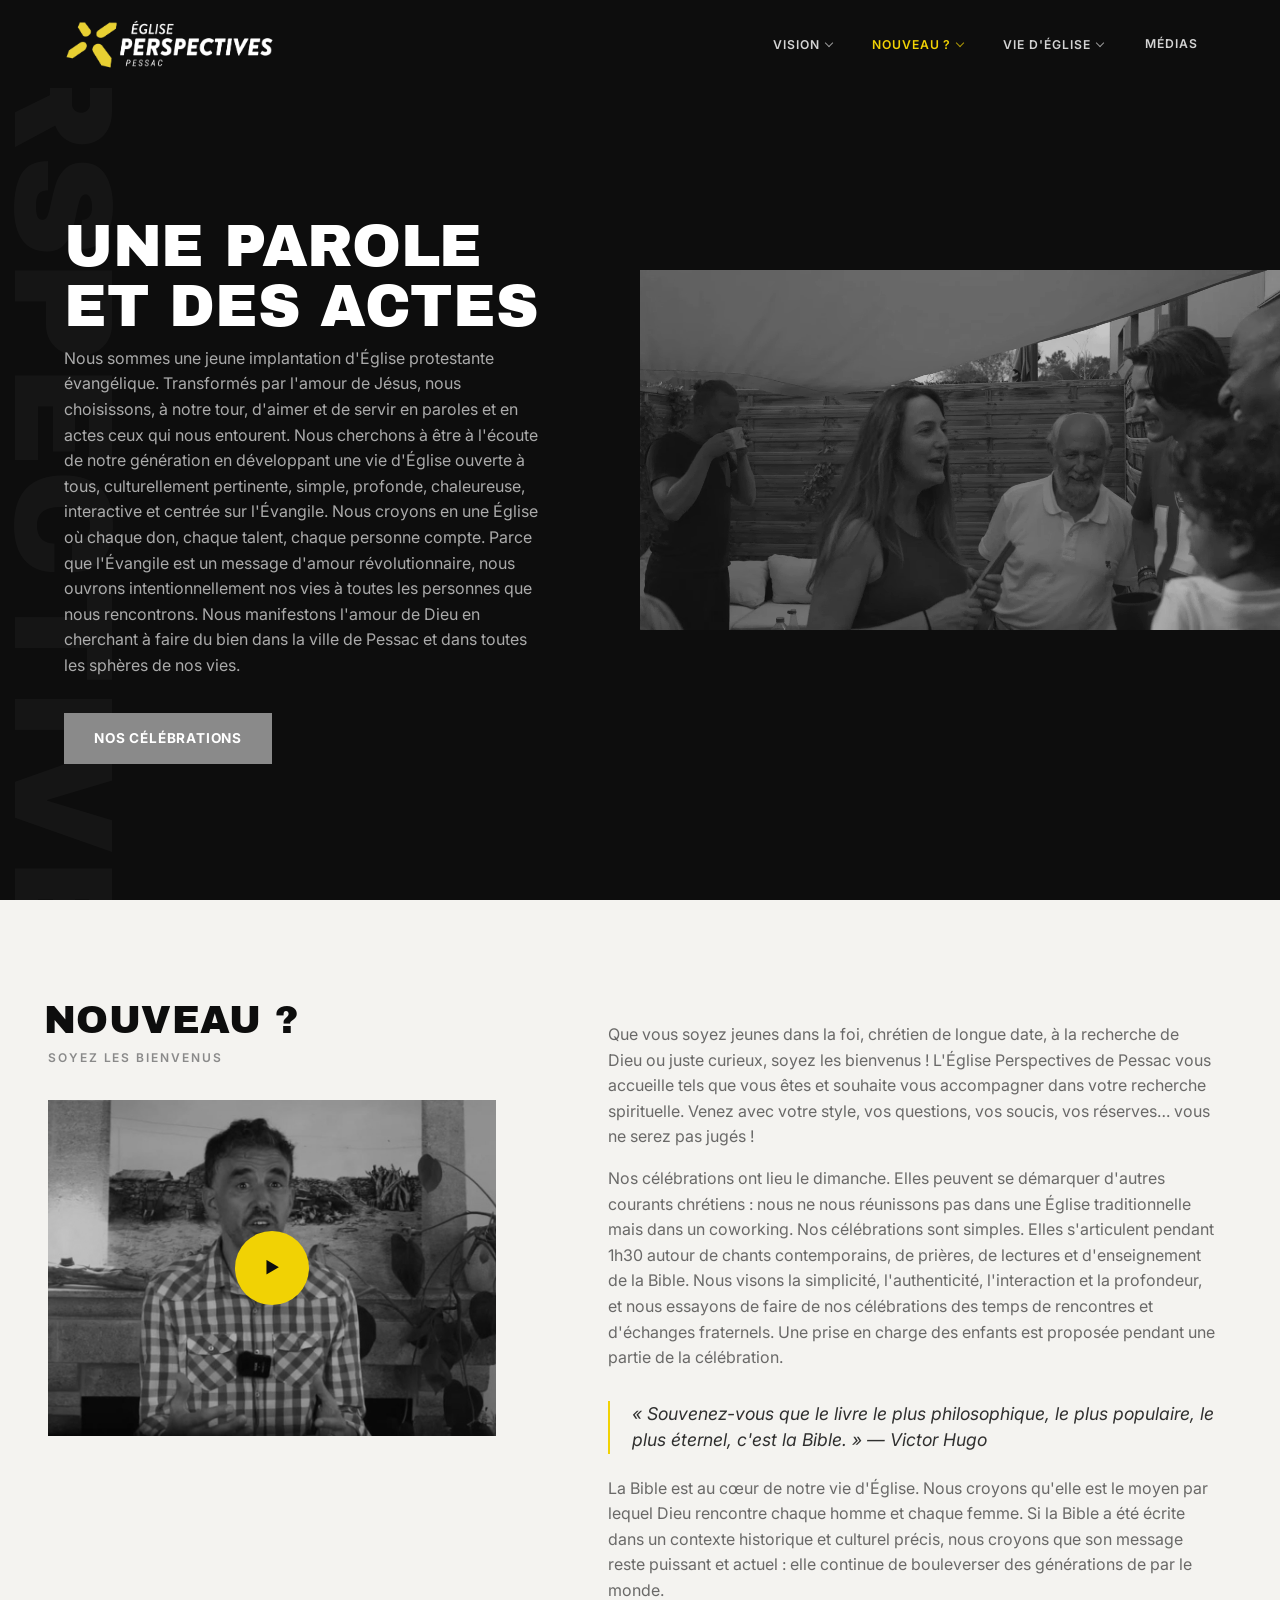
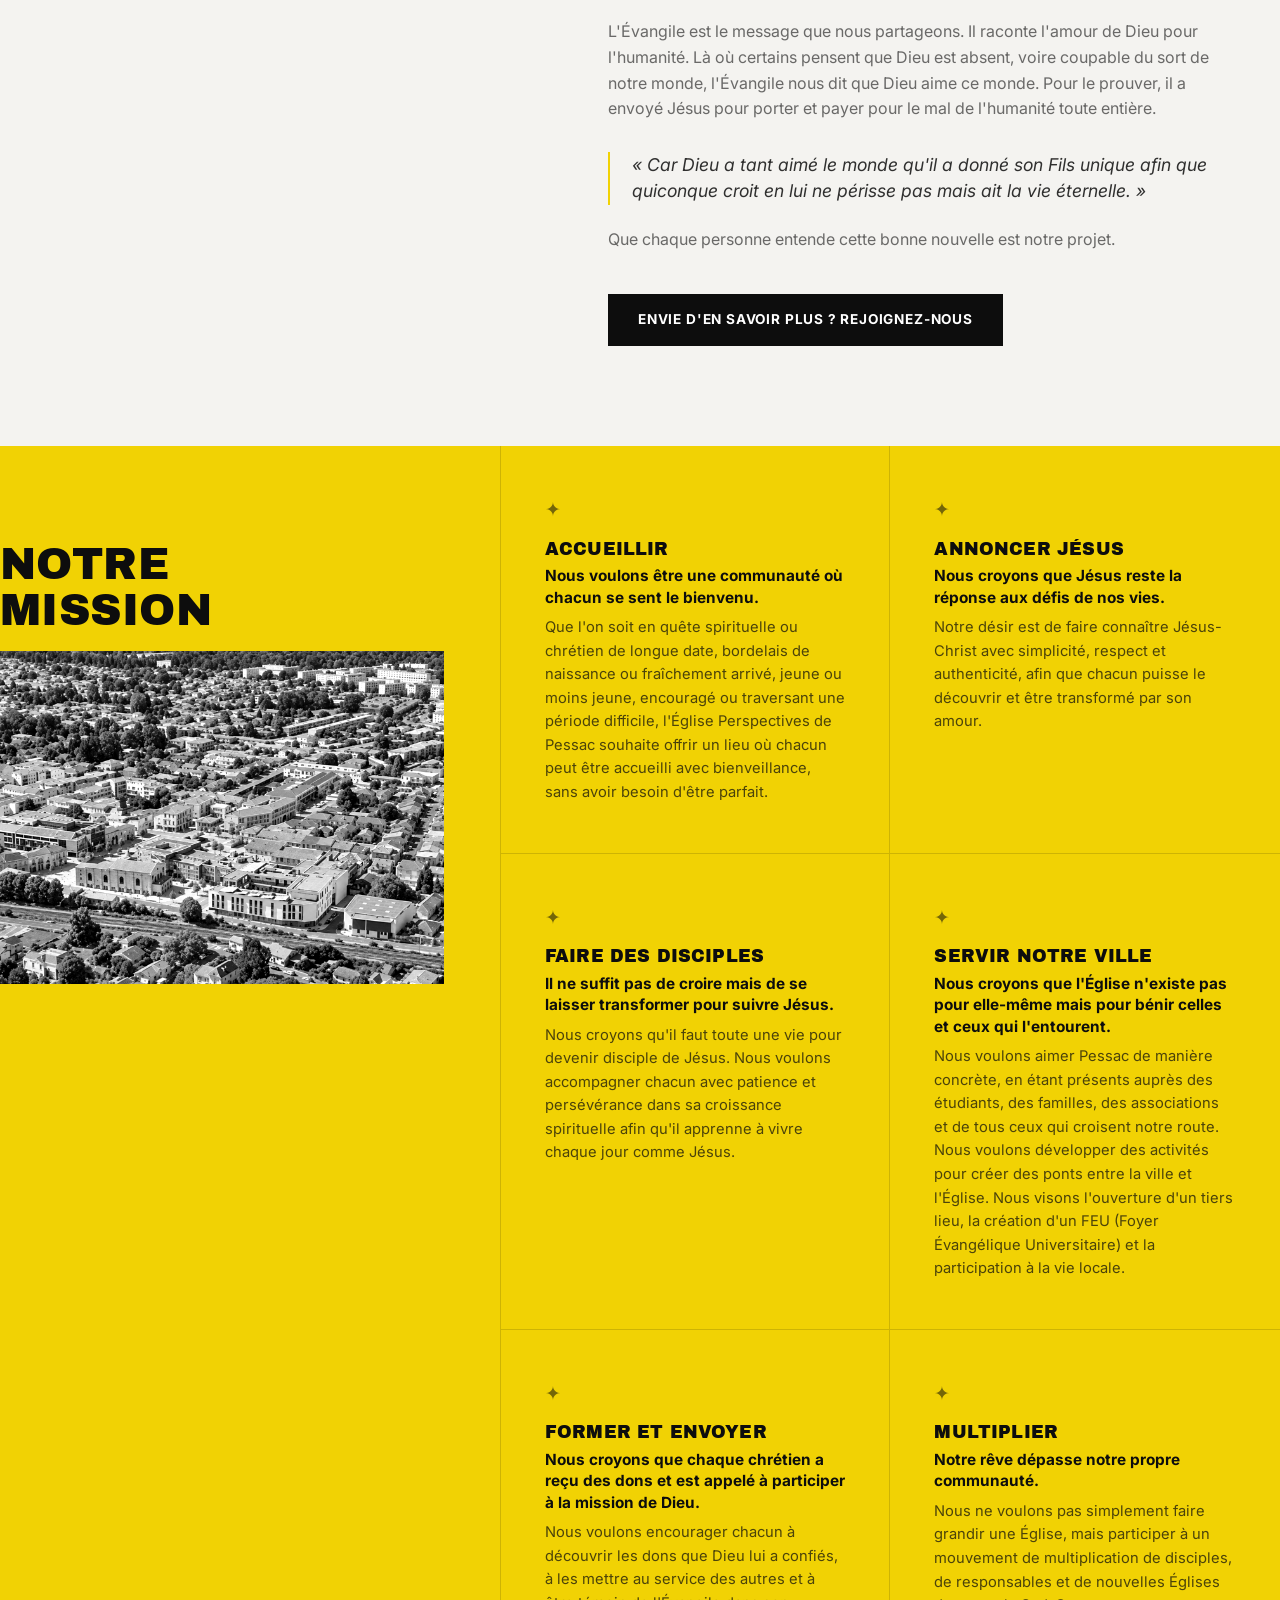
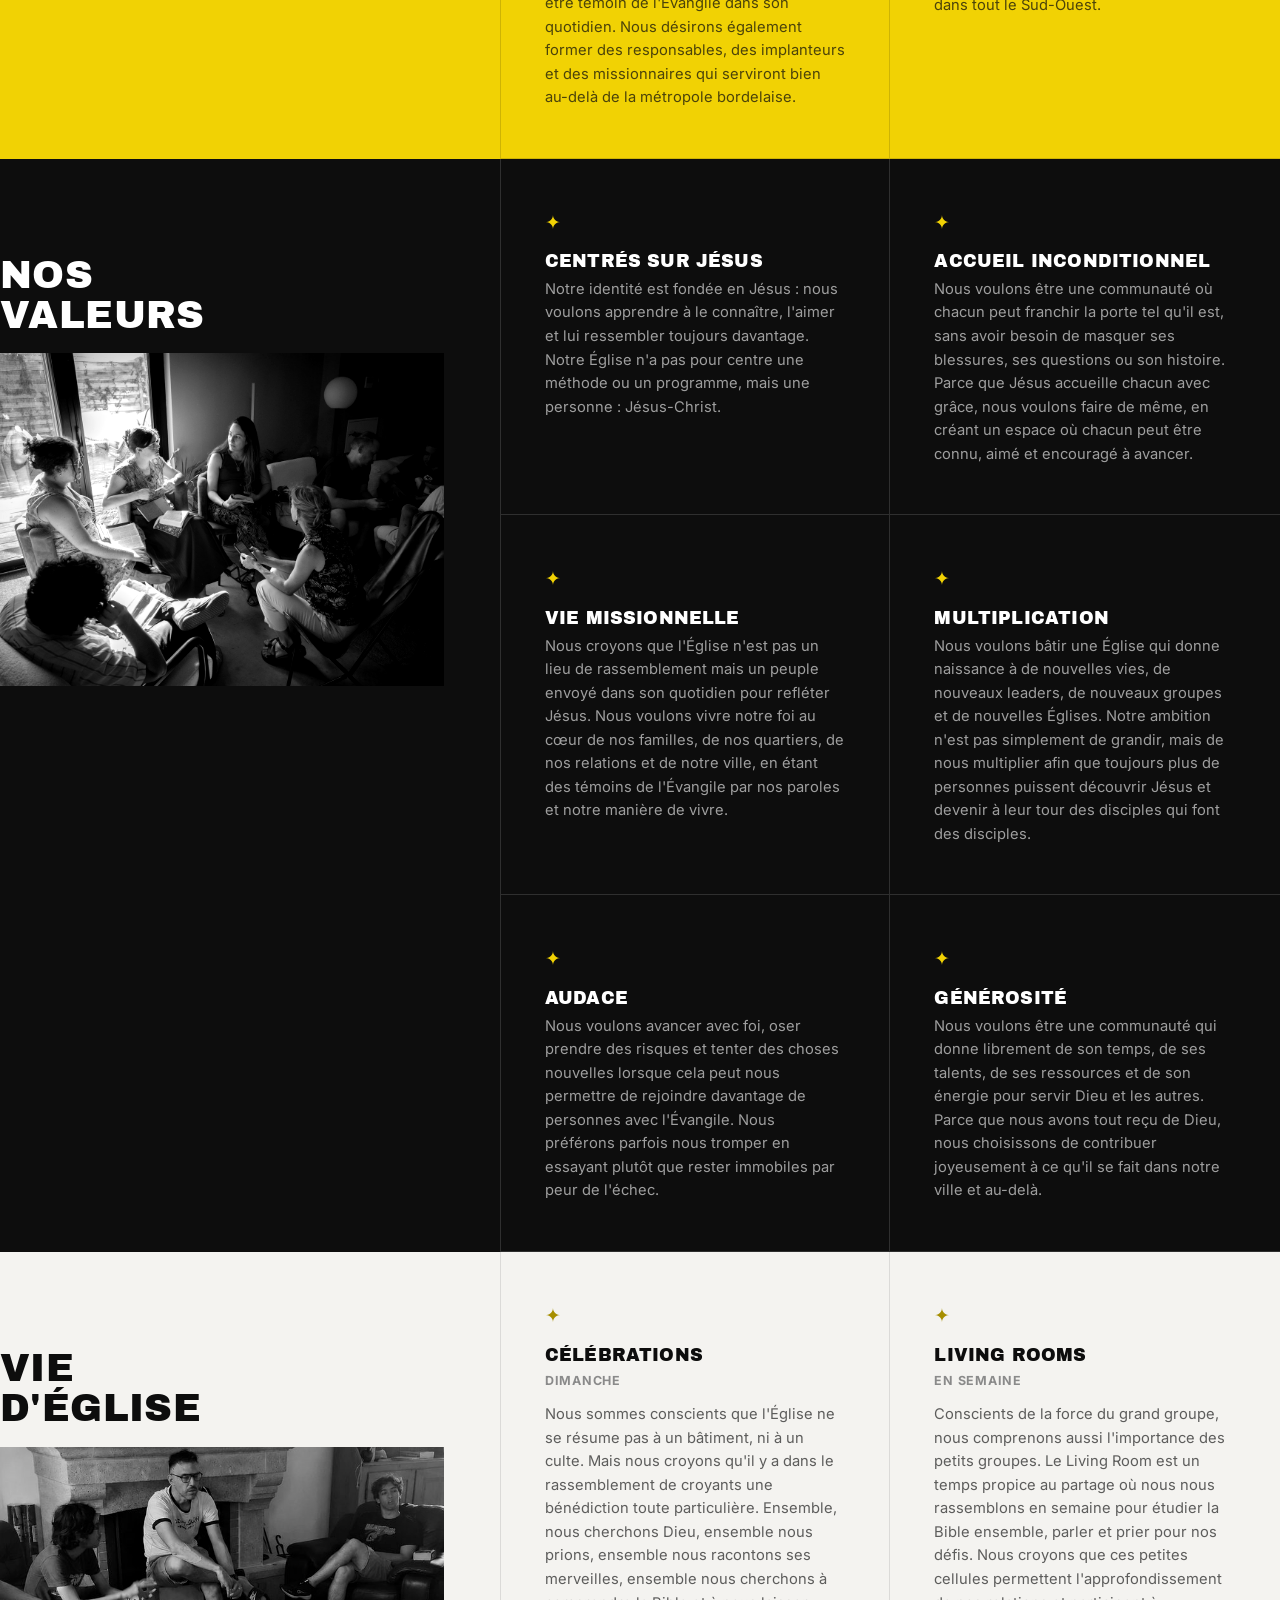
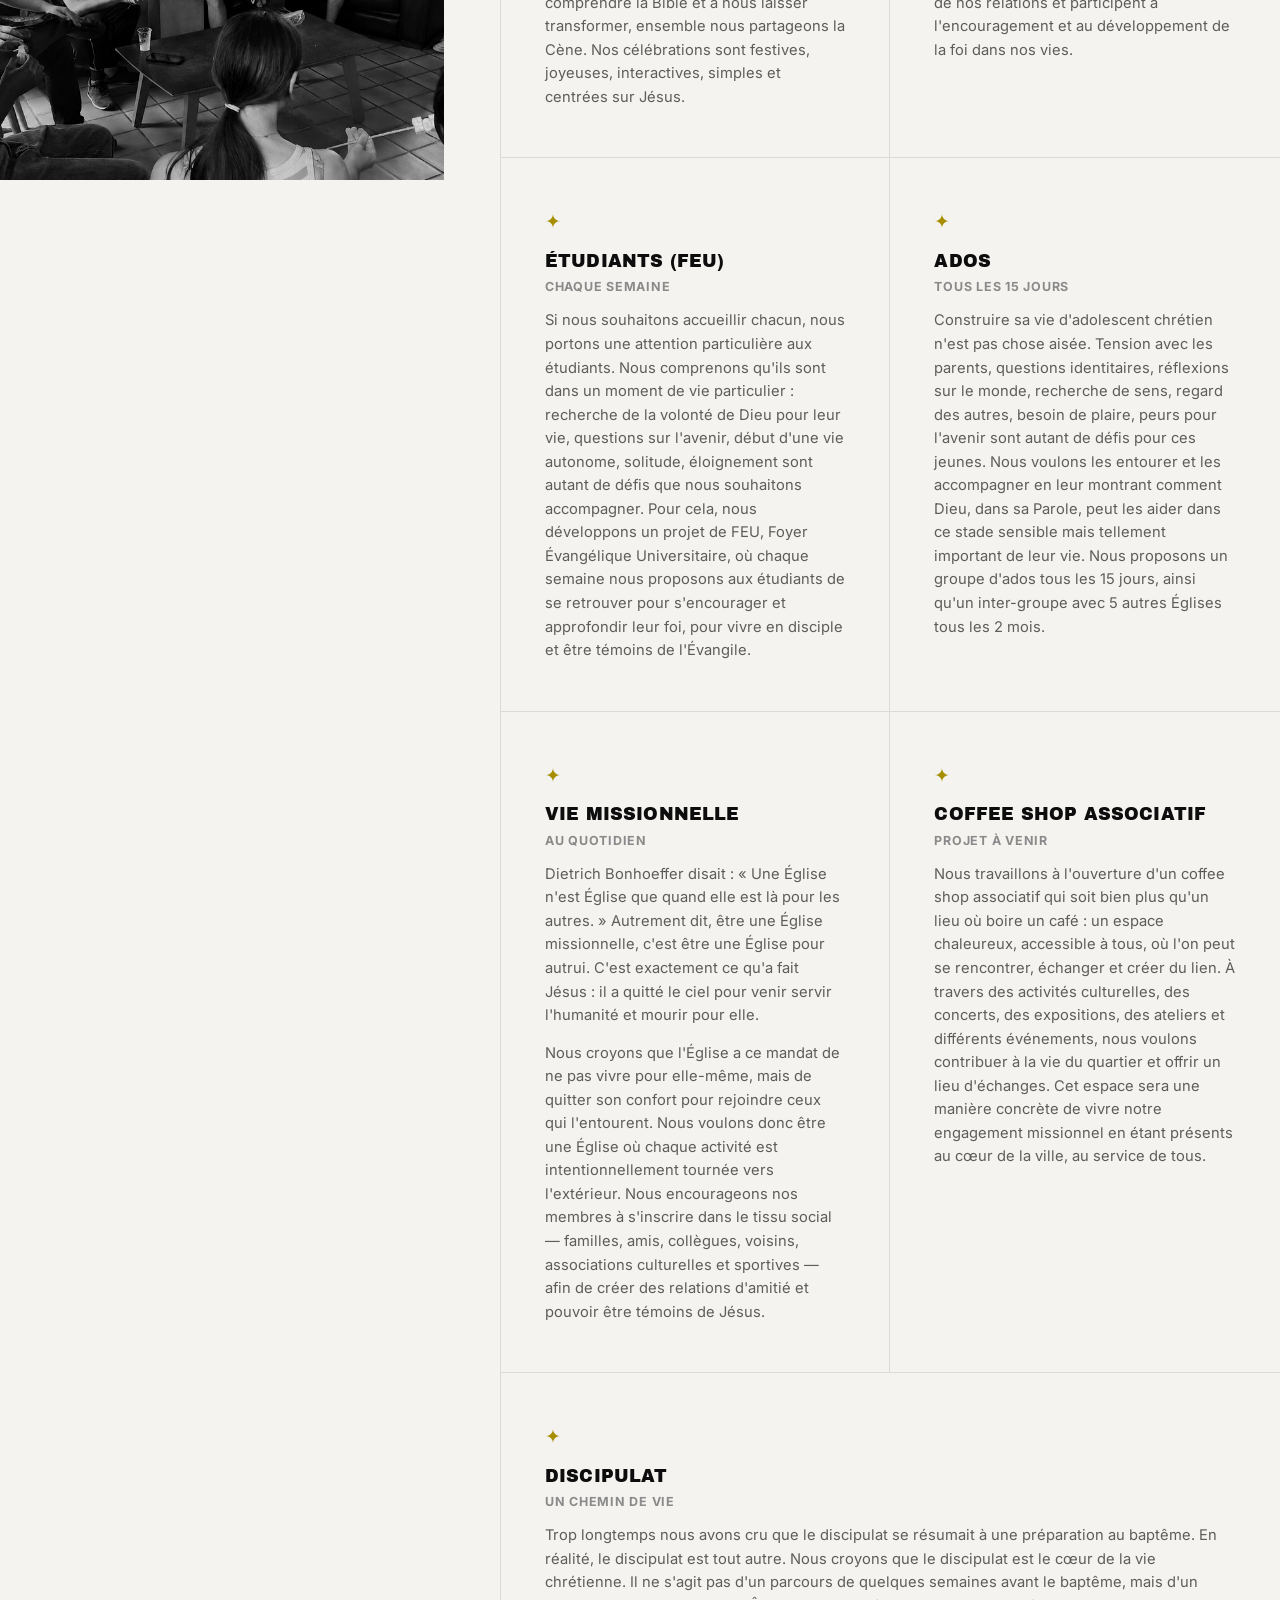
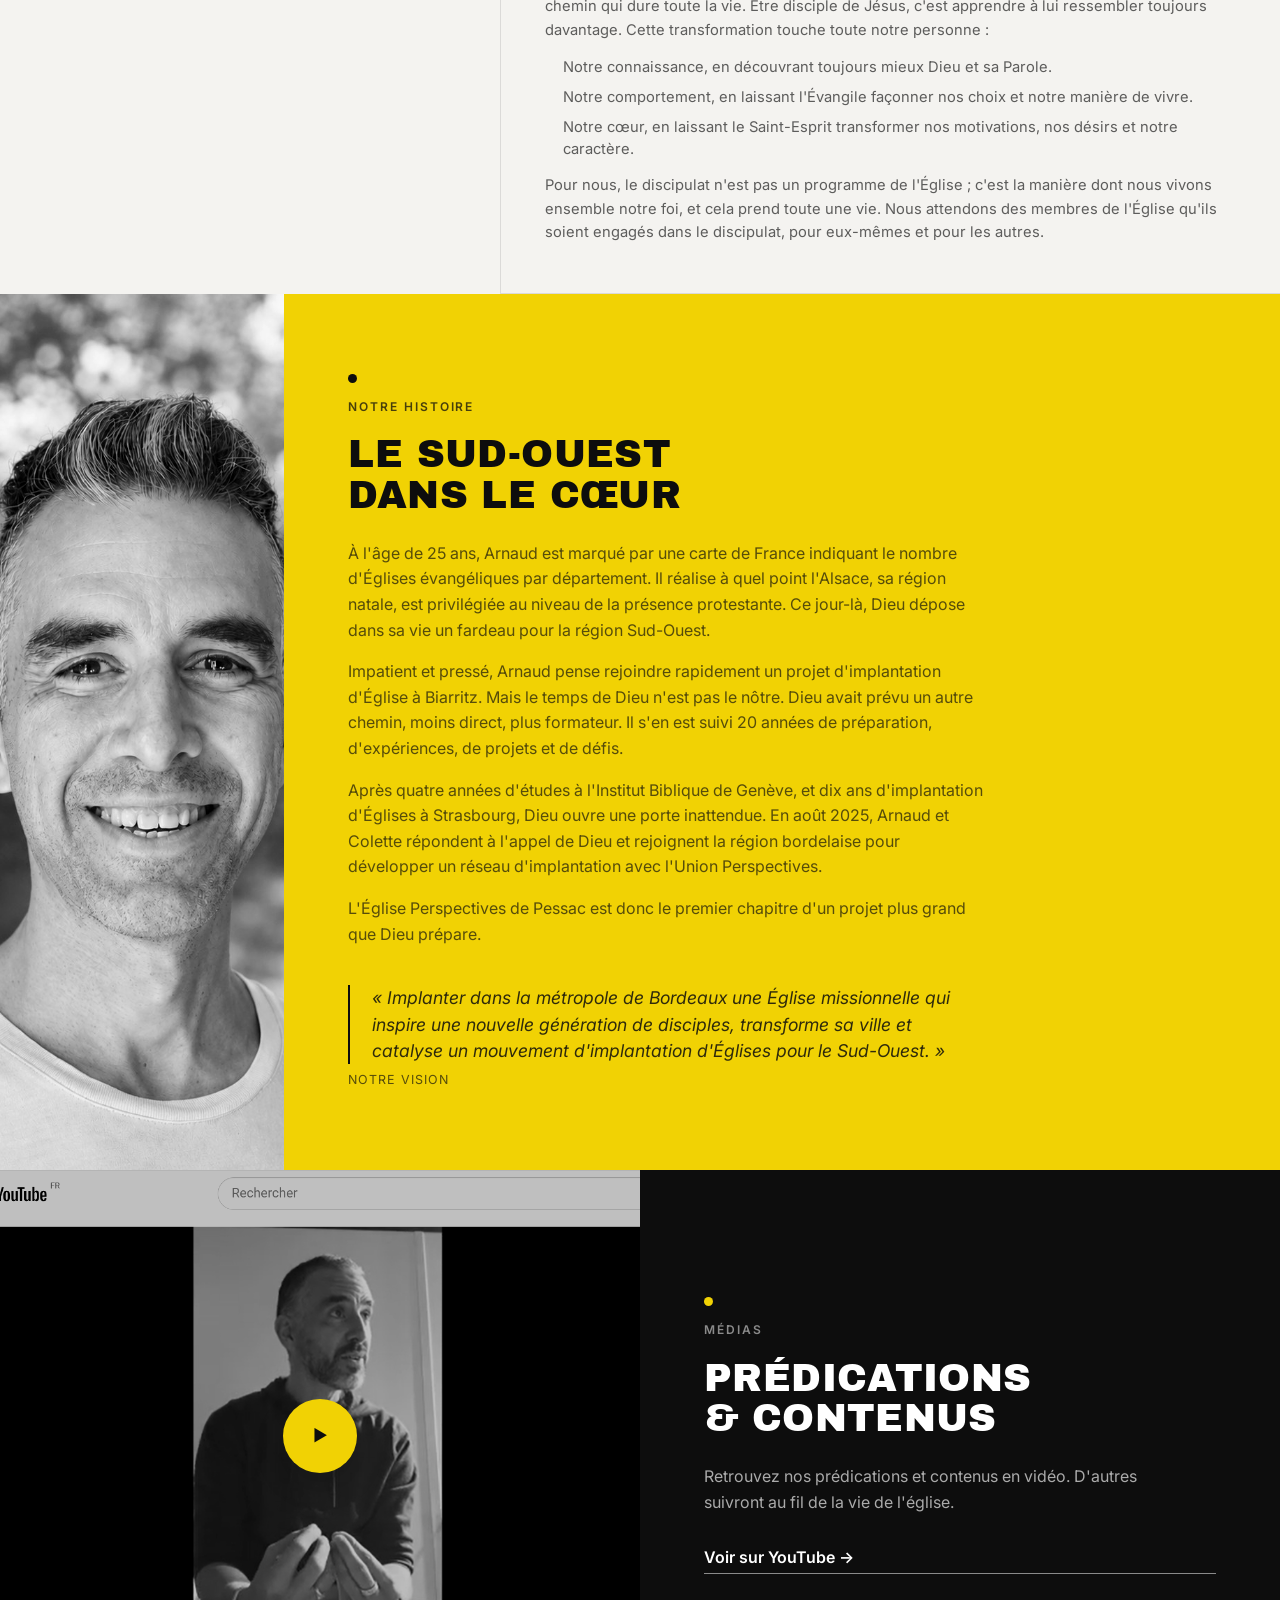
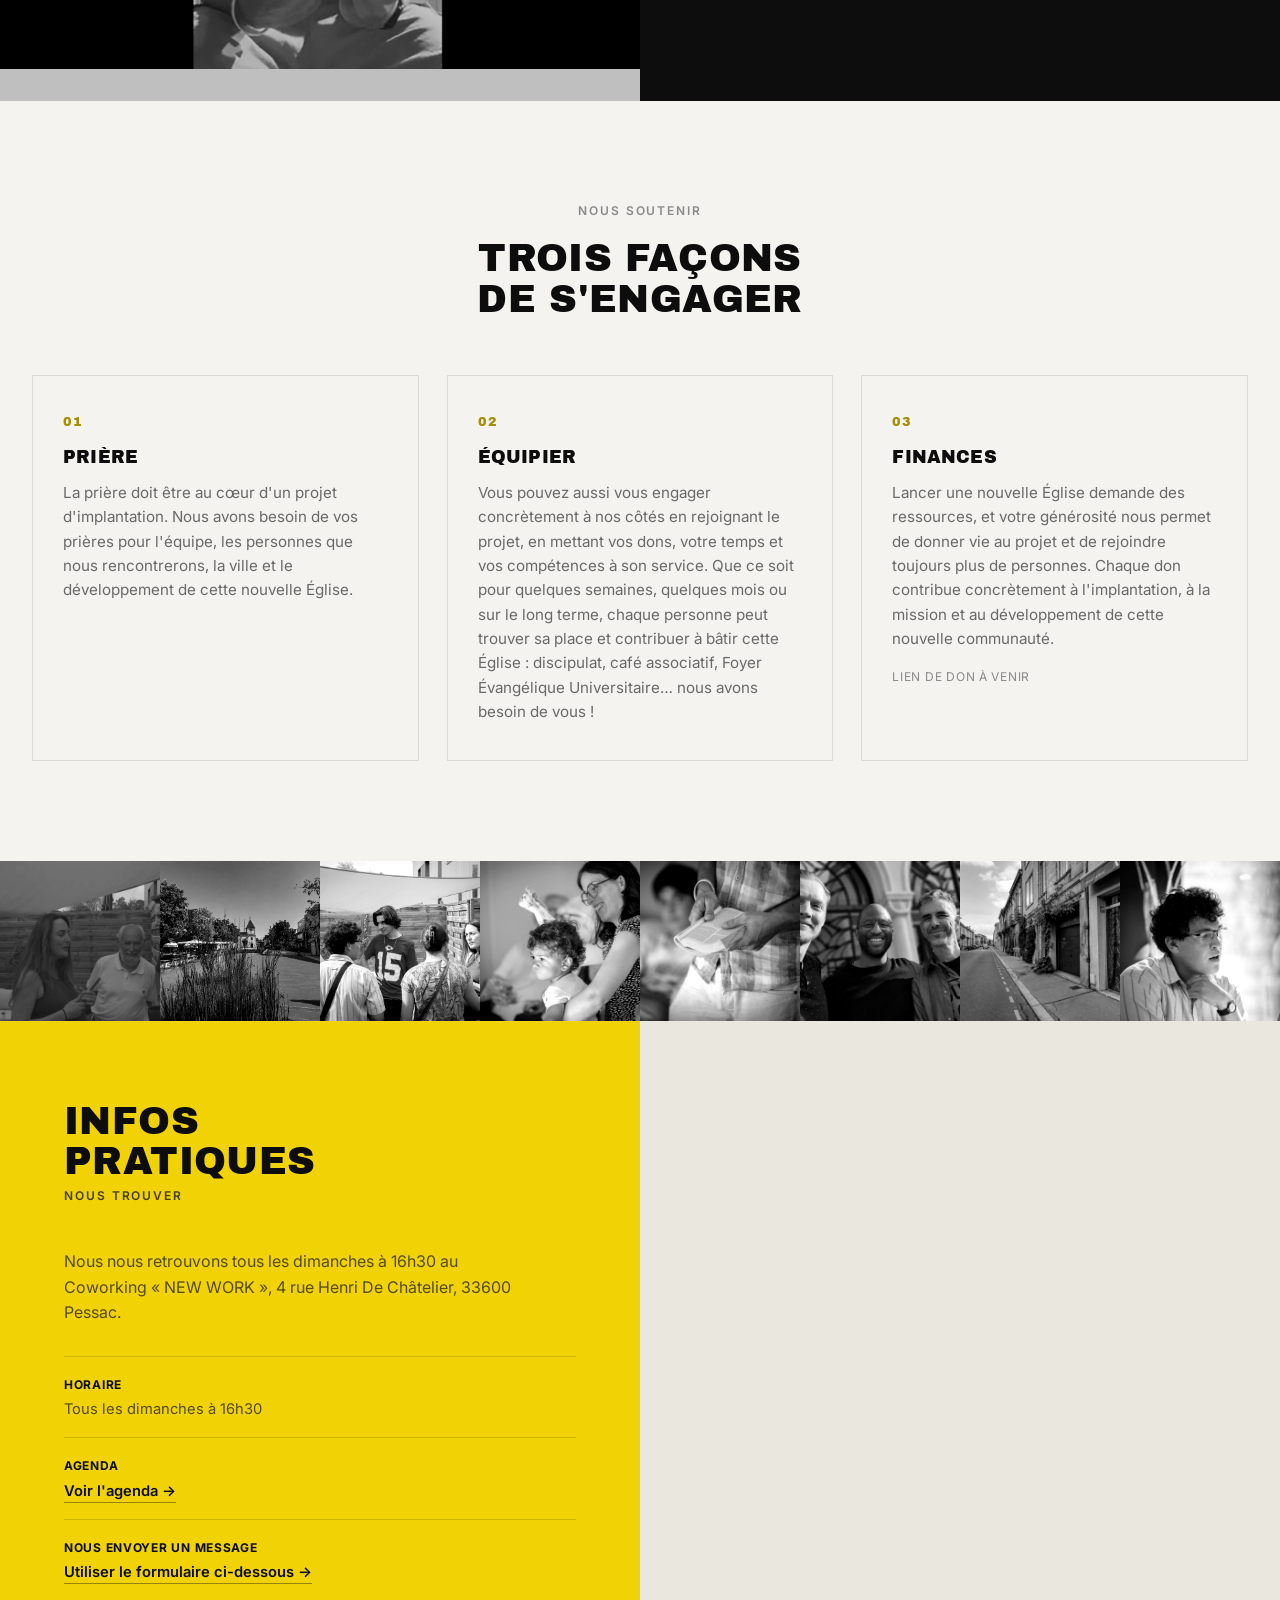
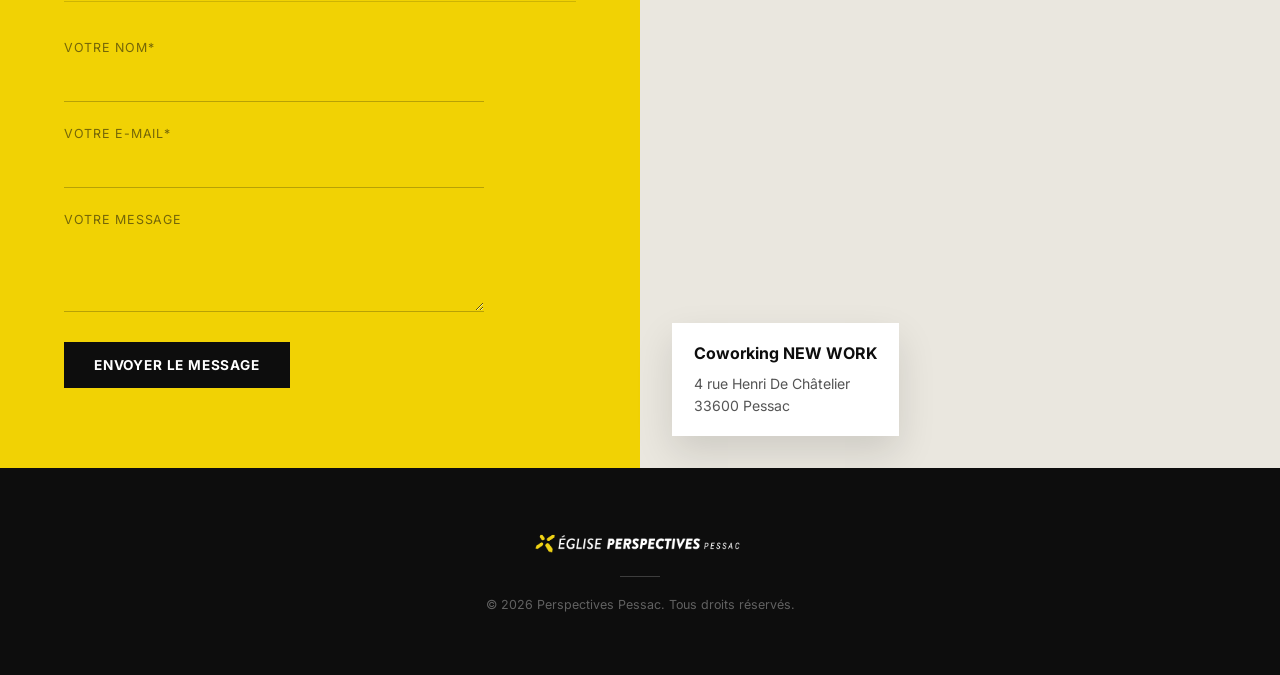
<file: index.html>
<!DOCTYPE html>
<html lang="fr">
<head>
<meta charset="UTF-8">
<meta name="viewport" content="width=device-width, initial-scale=1.0">
<title>Perspectives Pessac — Une Parole et des actes</title>
<meta name="description" content="Église Perspectives de Pessac : notre histoire, la vie d'église, infos pratiques et contact.">
<link rel="icon" href="favicon.ico" sizes="any">
<link rel="icon" type="image/png" sizes="16x16" href="favicon-16.png">
<link rel="icon" type="image/png" sizes="32x32" href="favicon-32.png">
<link rel="apple-touch-icon" href="apple-touch-icon.png">
<link rel="preconnect" href="https://fonts.googleapis.com">
<link rel="preconnect" href="https://fonts.gstatic.com" crossorigin>
<link href="https://fonts.googleapis.com/css2?family=Archivo+Black&family=Inter:wght@300;400;500;600;700&display=swap" rel="stylesheet">
<link rel="stylesheet" href="css/style-v43.css">
</head>
<body>

<header class="site-header">
  <div class="header-inner">
    <img src="images/logo-perspectives-pessac-stacked.png" alt="Église Perspectives Pessac" class="header-logo" id="headerLogo">
    <nav class="top-nav">
      <div class="nav-item">
        <button class="nav-trigger" aria-expanded="false">Vision</button>
        <div class="dropdown">
          <a href="#histoire">Notre Histoire</a>
          <a href="#vision">Vision</a>
          <a href="#mission">Mission</a>
          <a href="#valeurs">Valeurs</a>
        </div>
      </div>
      <div class="nav-item">
        <button class="nav-trigger" aria-expanded="false">Nouveau&nbsp;?</button>
        <div class="dropdown">
          <a href="#nouveau">Présentation</a>
          <a href="#adresse">Adresse</a>
          <a href="#plan">Plan</a>
          <a href="#contact-form">Nous contacter</a>
        </div>
      </div>
      <div class="nav-item">
        <button class="nav-trigger" aria-expanded="false">Vie d'église</button>
        <div class="dropdown">
          <a href="#celebration">Célébration</a>
          <a href="#living-room">Living Room</a>
          <a href="#etudiants">Étudiants</a>
          <a href="#ados">Adolescents</a>
          <a href="#vie-missionnelle">Vie missionnelle</a>
          <a href="#coffee-shop">Coffee Shop</a>
          <a href="#discipulat">Discipulat</a>
        </div>
      </div>
      <a href="#medias" class="nav-single">Médias</a>
    </nav>
    <button class="menu-toggle" id="menuToggle" aria-label="Ouvrir le menu">
      <span class="bar"></span>
      <span class="bar"></span>
      <span class="bar"></span>
    </button>
  </div>
</header>

<nav class="overlay-nav" id="overlayNav">
  <button class="overlay-close" id="overlayClose" aria-label="Fermer le menu">✕</button>
  <div class="overlay-groups">
    <div class="overlay-group">
      <p class="overlay-group-title">Vision</p>
      <ul class="overlay-links">
        <li><a href="#histoire">Notre Histoire</a></li>
        <li><a href="#vision">Vision</a></li>
        <li><a href="#mission">Mission</a></li>
        <li><a href="#valeurs">Valeurs</a></li>
      </ul>
    </div>
    <div class="overlay-group">
      <p class="overlay-group-title">Nouveau&nbsp;?</p>
      <ul class="overlay-links">
        <li><a href="#nouveau">Présentation</a></li>
        <li><a href="#adresse">Adresse</a></li>
        <li><a href="#plan">Plan</a></li>
        <li><a href="#contact-form">Nous contacter</a></li>
      </ul>
    </div>
    <div class="overlay-group">
      <p class="overlay-group-title">Vie d'église</p>
      <ul class="overlay-links">
        <li><a href="#celebration">Célébration</a></li>
        <li><a href="#living-room">Living Room</a></li>
        <li><a href="#etudiants">Étudiants</a></li>
        <li><a href="#ados">Adolescents</a></li>
        <li><a href="#vie-missionnelle">Vie missionnelle</a></li>
        <li><a href="#coffee-shop">Coffee Shop</a></li>
        <li><a href="#discipulat">Discipulat</a></li>
      </ul>
    </div>
    <div class="overlay-group">
      <ul class="overlay-links">
        <li><a href="#medias">Médias</a></li>
      </ul>
    </div>
  </div>
  <div class="overlay-meta">
    <p>4 rue Henri De Châtelier, 33600 Pessac</p>
  </div>
</nav>

<div class="site-frame">
<main>

  <!-- HERO -->
  <section class="hero" id="accueil">
    <div class="hero-left">
      <div class="hero-left-inner">
        <span class="watermark" aria-hidden="true">PERSPECTIVES</span>
        <div class="hero-content reveal">
          <h1 id="heroTitre">UNE PAROLE<br>ET DES ACTES</h1>
          <p id="heroTexte">Nous sommes une jeune implantation d'Église protestante évangélique.</p>
          <a href="#vie-eglise" class="btn-block" id="heroBouton">Nos célébrations</a>
        </div>
      </div>
    </div>
    <div class="hero-right" aria-hidden="true">
      <video class="hero-photo" id="heroVideo" autoplay muted loop playsinline poster="images/hero-video-poster.jpg">
        <source data-type="webm" src="images/hero-video.webm" type="video/webm">
        <source data-type="mp4" src="images/hero-video.mp4" type="video/mp4">
      </video>
    </div>
  </section>

  <!-- NOUVEAU ? -->
  <section class="prose-split theme-white" id="nouveau">
    <div class="prose-media reveal">
      <div class="prose-media-head">
        <h2 id="nouveauTitre">NOUVEAU&nbsp;?</h2>
        <p class="eyebrow prose-media-sub" id="nouveauEyebrow">Soyez les bienvenus</p>
      </div>
      <div class="prose-video" id="introVideoFrame">
        <img src="images/nouveau-video-poster.jpg" alt="" class="intro-video-poster" id="introVideoPoster">
        <span class="play-btn" aria-hidden="true" id="introVideoPlayBtn">▶</span>
        <video class="intro-video" id="introVideo" playsinline controls preload="none" poster="images/nouveau-video-poster.jpg">
          <source src="images/nouveau-video.mp4" type="video/mp4">
        </video>
      </div>
    </div>
    <div class="prose-inner reveal">
      <div id="nouveauTexte"></div>
      <a href="#contact" class="btn-block" id="nouveauBouton">Envie d'en savoir plus&nbsp;? Rejoignez-nous</a>
    </div>
  </section>

  <!-- MISSION -->
  <section class="activities theme-yellow" id="mission">
    <div class="activities-head reveal">
      <h2 class="h2-xl" id="missionTitre">NOTRE<br>MISSION</h2>
      <div class="activities-photo">
        <img src="images/mission-aerial.jpg" alt="" loading="lazy" id="missionPhoto">
      </div>
    </div>
    <div class="activities-grid reveal" id="missionGrid"></div>
  </section>

  <!-- VALEURS -->
  <section class="activities" id="valeurs">
    <div class="activities-head reveal">
      <h2 id="valeursTitre">NOS<br>VALEURS</h2>
      <div class="activities-photo">
        <img src="images/nouveau-photo.jpg" alt="" loading="lazy" id="valeursPhoto">
      </div>
    </div>
    <div class="activities-grid reveal" id="valeursGrid"></div>
  </section>

  <!-- VIE D'ÉGLISE -->
  <section class="activities theme-white" id="vie-eglise">
    <div class="activities-head reveal">
      <h2 id="vieEgliseTitre">VIE<br>D'ÉGLISE</h2>
      <div class="activities-photo">
        <img src="images/vie-eglise-photo.jpg" alt="" loading="lazy" id="vieEglisePhoto">
      </div>
    </div>
    <div class="activities-grid reveal" id="vieEgliseGrid"></div>
  </section>

  <!-- NOTRE HISTOIRE -->
  <section class="split-section split-third" id="histoire">
    <div class="photo-panel light reveal" aria-hidden="true">
      <img src="images/arnaud-portrait.jpg" alt="" class="panel-photo" id="histoirePhoto">
    </div>
    <div class="dark-panel theme-yellow reveal">
      <span class="eyebrow-dot"></span>
      <p class="eyebrow" id="histoireEyebrow">Notre histoire</p>
      <h2 id="histoireTitre">LE SUD-OUEST<br>DANS LE CŒUR</h2>
      <div id="histoireTexte"></div>
      <div id="vision">
        <blockquote class="pull-quote" id="histoireVisionCitation">« Implanter dans la métropole de Bordeaux une Église missionnelle qui inspire une nouvelle génération de disciples. »</blockquote>
        <p class="panel-text-small" id="histoireVisionLabel">Notre vision</p>
      </div>
    </div>
  </section>

  <!-- MÉDIAS -->
  <section class="split-section split-compact" id="medias">
    <a class="photo-panel media-visual media-link reveal medias-lien" href="https://www.youtube.com/watch?v=gjEAXjd1Two&list=RDgjEAXjd1Two&index=1" target="_blank" rel="noopener" aria-label="Regarder sur YouTube">
      <span class="media-frame">
        <img src="https://img.youtube.com/vi/gjEAXjd1Two/hqdefault.jpg" alt="" class="media-thumb" id="mediasVignette">
        <span class="play-btn" aria-hidden="true">▶</span>
      </span>
    </a>
    <div class="dark-panel reveal">
      <span class="eyebrow-dot"></span>
      <p class="eyebrow" id="mediasEyebrow">Médias</p>
      <h2 id="mediasTitre">PRÉDICATIONS<br>&amp; CONTENUS</h2>
      <p class="panel-text" id="mediasTexte">Retrouvez nos prédications et contenus en vidéo.</p>
      <a href="https://www.youtube.com/watch?v=gjEAXjd1Two&list=RDgjEAXjd1Two&index=1" target="_blank" rel="noopener" class="link-inline medias-lien" id="mediasLienTexte">Voir sur YouTube →</a>
    </div>
  </section>

  <!-- NOUS SOUTENIR -->
  <section class="support theme-white" id="soutenir">
    <div class="support-head reveal">
      <p class="eyebrow" id="soutenirEyebrow">Nous soutenir</p>
      <h2 id="soutenirTitre">TROIS FAÇONS<br>DE S'ENGAGER</h2>
    </div>
    <div class="support-grid reveal" id="soutenirGrid"></div>
  </section>

  <!-- BANDEAU PHOTO -->
  <div class="photo-strip reveal" id="photoStrip" aria-hidden="true">
    <div class="photo-strip-item"><img src="images/strip-people-1.jpg" alt="" loading="lazy"></div>
    <div class="photo-strip-item"><img src="images/strip-rue-1.jpg" alt="" loading="lazy"></div>
    <div class="photo-strip-item"><img src="images/strip-people-2.jpg" alt="" loading="lazy"></div>
    <div class="photo-strip-item"><img src="images/strip-people-5.jpg" alt="" loading="lazy"></div>
    <div class="photo-strip-item"><img src="images/strip-people-3.jpg" alt="" loading="lazy"></div>
    <div class="photo-strip-item"><img src="images/strip-people-4.jpg" alt="" loading="lazy"></div>
    <div class="photo-strip-item"><img src="images/strip-rue-2.jpg" alt="" loading="lazy"></div>
    <div class="photo-strip-item"><img src="images/strip-people-6.jpg" alt="" loading="lazy"></div>
  </div>

  <!-- CONTACT / INFOS -->
  <section class="split-section contact-section" id="contact">
    <div class="dark-panel theme-yellow reveal">
      <h2 id="contactTitre">INFOS<br>PRATIQUES</h2>
      <p class="eyebrow contact-sub" id="contactEyebrow">Nous trouver</p>
      <p class="panel-text" id="adresse">Nous nous retrouvons tous les dimanches à 16h30 au Coworking «&nbsp;NEW WORK&nbsp;», 4 rue Henri De Châtelier, 33600 Pessac.</p>
      <ul class="contact-list">
        <li><strong>Horaire</strong><br><span id="contactHoraire">Tous les dimanches à 16h30</span></li>
        <li><strong>Agenda</strong><br><a href="#" target="_blank" rel="noopener" class="link-inline" id="contactAgendaLien">Voir l'agenda →</a></li>
        <li><strong>Nous envoyer un message</strong><br><a href="#contact-form" class="link-inline">Utiliser le formulaire ci-dessous →</a></li>
      </ul>
      <form class="contact-form" name="contact" method="POST" data-netlify="true" id="contact-form">
        <input type="hidden" name="form-name" value="contact">
        <label>
          <span>Votre nom*</span>
          <input type="text" name="nom" required>
        </label>
        <label>
          <span>Votre e-mail*</span>
          <input type="email" name="email" required>
        </label>
        <label>
          <span>Votre message</span>
          <textarea name="message" rows="3" required></textarea>
        </label>
        <button type="submit" class="btn-block">Envoyer le message</button>
      </form>
    </div>
    <div class="map-panel reveal" id="plan">
      <iframe class="map-embed" src="https://www.google.com/maps?q=Coworking+NEW+WORK,+4+rue+Henri+De+Ch%C3%A2telier,+33600+Pessac&output=embed" width="100%" height="100%" style="border:0;" loading="lazy" referrerpolicy="no-referrer-when-downgrade" title="Carte — Perspectives Pessac"></iframe>
      <div class="map-card">
        <p class="map-card-name" id="mapCardName">Coworking NEW WORK</p>
        <p id="mapCardAdresse">4 rue Henri De Châtelier<br>33600 Pessac</p>
      </div>
    </div>
  </section>

</main>

<footer class="site-footer">
  <div class="container footer-inner">
    <a href="#accueil" class="footer-logo-link">
      <img src="images/PSP-Pessac-H2_BlancJaune.png" alt="Église Perspectives Pessac" class="footer-logo" id="footerLogo">
    </a>
    <span class="footer-rule" aria-hidden="true"></span>
    <p class="footer-copy" id="footerCopy">© 2026 Perspectives Pessac. Tous droits réservés.</p>
  </div>
</footer>
</div>

<script src="js/content-loader.js"></script>
<script src="js/main-v43.js"></script>

<!-- Nécessaire pour que le lien d'invitation reçu par e-mail par le client
     (qui pointe vers la page d'accueil) fonctionne et le redirige vers
     l'espace d'administration après avoir choisi son mot de passe. -->
<script src="https://identity.netlify.com/v1/netlify-identity-widget.js"></script>
<script>
  if (window.netlifyIdentity) {
    window.netlifyIdentity.on('init', (user) => {
      if (!user) {
        window.netlifyIdentity.on('login', () => {
          document.location.href = '/admin/';
        });
      }
    });
  }
</script>
</body>
</html>
</file>
<file: css/style-v43.css>
/* ---------- Reset & variables ---------- */
*, *::before, *::after { box-sizing: border-box; margin: 0; padding: 0; }

:root {
  --black: #0d0d0d;
  --off: #f4f3f0;
  --white: #ffffff;
  --gray: #8a8a8a;
  --yellow: #f1d204;
  --line-dark: rgba(255,255,255,0.14);
  --line-light: rgba(0,0,0,0.1);
  --container: 1280px;
  --site-width: 1800px;
  --display: 'Archivo Black', 'Impact', sans-serif;
  --body: 'Inter', -apple-system, BlinkMacSystemFont, 'Segoe UI', sans-serif;
}

html { scroll-behavior: smooth; }
[id] { scroll-margin-top: 118px; }

body {
  font-family: var(--body);
  background: var(--off);
  color: var(--black);
  line-height: 1.6;
  -webkit-font-smoothing: antialiased;
  overflow-x: hidden;
}

img { max-width: 100%; display: block; }
a { color: inherit; text-decoration: none; }
ul { list-style: none; }
button { font-family: var(--body); cursor: pointer; background: none; border: none; color: inherit; }

.container { max-width: var(--container); margin: 0 auto; padding: 0 32px; }

h1, h2, h3 {
  font-family: var(--display);
  font-weight: 400;
  text-transform: uppercase;
  line-height: 1.05;
  letter-spacing: 0.01em;
}

h1 { font-size: clamp(2.3rem, 4.6vw, 3.8rem); letter-spacing: -0.005em; line-height: 1.02; }
h2 { font-size: clamp(1.7rem, 3vw, 2.4rem); }
h3 { font-size: 1.1rem; }

.eyebrow {
  text-transform: uppercase;
  letter-spacing: 0.16em;
  font-size: 0.75rem;
  font-weight: 600;
  color: var(--gray);
  margin-bottom: 18px;
}
.eyebrow-dot {
  display: inline-block;
  width: 9px; height: 9px;
  background: var(--yellow);
  border-radius: 50%;
  margin-bottom: 14px;
}

.panel-text { color: rgba(255,255,255,0.65); max-width: 460px; margin: 22px 0 30px; }
.panel-text.wide { max-width: 640px; }
.panel-text.wide + .panel-text.wide { margin-top: -14px; }
.panel-text-small {
  font-size: 0.78rem;
  letter-spacing: 0.08em;
  text-transform: uppercase;
  color: var(--gray);
  margin-top: -14px;
}
.pull-quote {
  border-left: 2px solid var(--yellow);
  padding-left: 22px;
  margin: 8px 0 20px;
  max-width: 620px;
  font-size: 1.1rem;
  font-style: italic;
  color: rgba(255,255,255,0.85);
  line-height: 1.5;
}
.link-inline {
  color: var(--white);
  border-bottom: 1px solid var(--gray);
  padding-bottom: 2px;
  font-weight: 600;
}

/* ---------- Buttons ---------- */
.btn-block {
  display: inline-flex;
  align-items: center;
  justify-content: center;
  padding: 15px 30px;
  background: var(--gray);
  color: var(--white);
  font-size: 0.85rem;
  font-weight: 700;
  letter-spacing: 0.06em;
  text-transform: uppercase;
  transition: background 0.25s ease;
}
.btn-block:hover { background: var(--yellow); color: var(--black); }

.btn-outline-light {
  display: inline-flex;
  align-items: center;
  gap: 10px;
  color: var(--white);
  font-size: 0.85rem;
  font-weight: 700;
  letter-spacing: 0.06em;
  text-transform: uppercase;
  border-bottom: 1px solid var(--gray);
  padding-bottom: 4px;
  transition: border-color 0.2s ease;
}
.btn-outline-light:hover { border-color: var(--white); }

/* ---------- Header ---------- */
.site-header {
  position: fixed;
  top: 0; left: 50%;
  transform: translateX(-50%);
  width: 100%;
  max-width: var(--site-width);
  z-index: 70;
  background: var(--black);
}
.site-frame {
  max-width: var(--site-width);
  margin: 0 auto;
  position: relative;
  z-index: 0;
}

/* ---------- Bleed side gutters to match each rubrique's background ---------- */
.hero > *:first-child, .split-section > *:first-child { position: relative; }
.hero > *:first-child::before, .split-section > *:first-child::before {
  content: '';
  position: absolute;
  top: 0; bottom: 0;
  right: 100%;
  width: 100vw;
  background: inherit;
  z-index: -1;
}
.hero > *:last-child, .split-section > *:last-child { position: relative; }
.hero > *:last-child::after, .split-section > *:last-child::after {
  content: '';
  position: absolute;
  top: 0; bottom: 0;
  left: 100%;
  width: 100vw;
  background: inherit;
  z-index: -1;
}
.activities, .prose-split, .support, .photo-strip, .site-footer {
  position: relative;
}
.activities::before, .prose-split::before, .support::before,
.photo-strip::before, .site-footer::before, .site-header::before {
  content: '';
  position: absolute;
  top: 0; bottom: 0;
  right: 100%;
  width: 100vw;
  background: inherit;
  z-index: -1;
}
.activities::after, .prose-split::after, .support::after,
.photo-strip::after, .site-footer::after, .site-header::after {
  content: '';
  position: absolute;
  top: 0; bottom: 0;
  left: 100%;
  width: 100vw;
  background: inherit;
  z-index: -1;
}
.header-inner {
  display: flex;
  align-items: center;
  justify-content: space-between;
  gap: 28px;
  padding: 18px 64px;
}
.logo-link { display: inline-flex; align-items: center; flex-shrink: 0; }
.logo-img { height: 24px; width: auto; display: block; }
.logo {
  font-family: var(--display);
  font-size: 1.1rem;
  letter-spacing: 0.02em;
  color: var(--white);
  text-transform: uppercase;
}
.logo span { color: var(--yellow); }

.top-nav {
  display: flex;
  align-items: center;
  gap: 8px;
  margin-left: auto;
}
.top-nav a {
  color: var(--white);
  font-size: 0.76rem;
  font-weight: 600;
  letter-spacing: 0.08em;
  text-transform: uppercase;
  opacity: 0.82;
  transition: opacity 0.2s ease, color 0.2s ease;
  white-space: nowrap;
}
.top-nav a:hover { opacity: 1; color: var(--yellow); }
.top-nav a.active { opacity: 1; color: var(--yellow); }

/* ---------- Dropdown menus ---------- */
.nav-item {
  position: relative;
  padding: 12px 18px;
  margin: -12px -2px;
}
.nav-trigger {
  display: inline-flex;
  align-items: center;
  gap: 6px;
  color: var(--white);
  font-size: 0.76rem;
  font-weight: 600;
  letter-spacing: 0.08em;
  text-transform: uppercase;
  opacity: 0.82;
  transition: opacity 0.2s ease, color 0.2s ease;
  white-space: nowrap;
}
.nav-trigger::after {
  content: '';
  width: 6px; height: 6px;
  border-right: 1.5px solid currentColor;
  border-bottom: 1.5px solid currentColor;
  transform: rotate(45deg);
  margin-top: -3px;
  opacity: 0.7;
  transition: transform 0.2s ease;
}
.nav-trigger:hover,
.nav-item.open .nav-trigger,
.nav-trigger.active { opacity: 1; color: var(--yellow); }
.nav-item.open .nav-trigger::after { transform: rotate(225deg); margin-top: 3px; }

.nav-single {
  color: var(--white);
  font-size: 0.76rem;
  font-weight: 600;
  letter-spacing: 0.08em;
  text-transform: uppercase;
  opacity: 0.82;
  padding: 12px 18px;
  transition: opacity 0.2s ease, color 0.2s ease;
  white-space: nowrap;
}
.nav-single:hover, .nav-single.active { opacity: 1; color: var(--yellow); }

.dropdown {
  position: absolute;
  top: 100%;
  left: 50%;
  transform: translateX(-50%) translateY(4px);
  background: rgba(13,13,13,0.97);
  backdrop-filter: blur(10px);
  border: 1px solid var(--line-dark);
  padding: 10px 0;
  min-width: 200px;
  opacity: 0;
  pointer-events: none;
  transition: opacity 0.18s ease, transform 0.18s ease;
  z-index: 80;
}
.nav-item:hover .dropdown,
.nav-item:focus-within .dropdown,
.nav-item.open .dropdown {
  opacity: 1;
  pointer-events: auto;
  transform: translateX(-50%) translateY(0);
}
.dropdown a {
  display: block;
  padding: 10px 22px;
  color: rgba(255,255,255,0.72);
  font-size: 0.78rem;
  font-weight: 500;
  letter-spacing: 0.02em;
  text-transform: none;
  white-space: nowrap;
  transition: color 0.15s ease, background 0.15s ease;
}
.dropdown a:hover { color: var(--yellow); background: rgba(255,255,255,0.04); }
.dropdown a.active { color: var(--yellow); }

.menu-toggle {
  width: 40px; height: 40px;
  border: 1px solid rgba(255,255,255,0.5);
  border-radius: 50%;
  display: none;
  align-items: center;
  justify-content: center;
  flex-direction: column;
  gap: 4px;
  flex-shrink: 0;
  transition: border-color 0.2s ease;
}
.menu-toggle:hover { border-color: var(--yellow); }
.menu-toggle .bar {
  width: 16px;
  height: 2px;
  background: var(--white);
  border-radius: 1px;
}
.header-logo { height: 52px; width: auto; flex-shrink: 0; }

@media (max-width: 1080px) {
  .top-nav { display: none; }
  .menu-toggle { display: flex; }
}

/* ---------- Overlay nav ---------- */
.overlay-nav {
  position: fixed;
  inset: 0;
  background: var(--black);
  color: var(--white);
  z-index: 90;
  display: flex;
  flex-direction: column;
  justify-content: flex-start;
  overflow-y: auto;
  padding: 96px 40px 40px;
  transform: translateY(-100%);
  transition: transform 0.5s cubic-bezier(.77,0,.18,1);
}
.overlay-nav.open { transform: translateY(0); }
.overlay-close {
  position: fixed;
  top: 28px; right: 32px;
  font-size: 1.3rem;
  color: var(--white);
  z-index: 91;
}
.overlay-groups {
  max-width: var(--container);
  margin: 0 auto;
  width: 100%;
}
.overlay-group { margin-bottom: 34px; }
.overlay-group-title {
  font-size: 0.78rem;
  font-weight: 700;
  letter-spacing: 0.16em;
  text-transform: uppercase;
  color: var(--yellow);
  margin-bottom: 4px;
}
.overlay-links {
  width: 100%;
}
.overlay-links li { border-bottom: 1px solid var(--line-dark); }
.overlay-links li:last-child { border-bottom: none; }
.overlay-links a {
  display: block;
  font-family: var(--display);
  font-size: clamp(1.4rem, 5vw, 2.1rem);
  text-transform: uppercase;
  padding: 12px 0;
  transition: opacity 0.2s ease, padding-left 0.2s ease;
  opacity: 0.85;
}
.overlay-links a:hover { opacity: 1; padding-left: 16px; color: var(--yellow); }
.overlay-links a.active { opacity: 1; color: var(--yellow); }
.overlay-meta {
  max-width: var(--container);
  margin: 24px auto 0;
  width: 100%;
  color: rgba(255,255,255,0.5);
  font-size: 0.85rem;
  display: flex;
  gap: 32px;
  flex-wrap: wrap;
}

/* ---------- Hero ---------- */
.hero {
  display: grid;
  grid-template-columns: 1fr 1fr;
  min-height: 100vh;
}
.hero-left {
  background: var(--black);
  color: var(--white);
  position: relative;
}
.hero-left-inner {
  position: relative;
  width: 100%;
  height: 100%;
  overflow: hidden;
  display: flex;
  align-items: center;
}
.watermark {
  position: absolute;
  right: -6%;
  top: 50%;
  transform: translateY(-50%) rotate(90deg);
  transform-origin: center;
  font-family: var(--display);
  font-size: 11vw;
  color: rgba(255,255,255,0.035);
  white-space: nowrap;
  letter-spacing: 0.02em;
  pointer-events: none;
}
.hero-content { padding: 140px 64px 80px; max-width: 620px; }
.hero-logo { width: min(400px, 100%); height: auto; margin-bottom: 48px; }

.hero h1 { margin-bottom: 10px; margin-top: 20px; }
.hero-content p { color: rgba(255,255,255,0.65); max-width: 480px; margin-bottom: 34px; }

.hero-right {
  position: relative;
  background: var(--black);
  display: flex;
  align-items: center;
  justify-content: center;
}
.hero-photo {
  display: block;
  width: 100%;
  aspect-ratio: 16 / 9;
  object-fit: cover;
  object-position: center;
  filter: grayscale(1) contrast(1.08) brightness(0.95);
}

.photo-panel {
  background:
    radial-gradient(circle at 30% 25%, rgba(255,255,255,0.08), transparent 55%),
    repeating-linear-gradient(135deg, #1a1a1a 0px, #1a1a1a 2px, #232323 2px, #232323 4px);
  position: relative;
}
.photo-panel.light {
  background:
    radial-gradient(circle at 65% 30%, rgba(0,0,0,0.06), transparent 55%),
    repeating-linear-gradient(135deg, #e7e4dd 0px, #e7e4dd 2px, #ddd9cf 2px, #ddd9cf 4px);
}
.panel-photo {
  width: 100%;
  height: 100%;
  object-fit: cover;
  object-position: 58% 22%;
  filter: grayscale(1) contrast(1.05);
}

/* ---------- Split sections ---------- */
.split-section {
  display: grid;
  grid-template-columns: 1fr 1fr;
  min-height: 88vh;
}
.split-compact { min-height: 59vh; }
.split-third { grid-template-columns: 1fr 3.5fr; }
.dark-panel {
  background: var(--black);
  color: var(--white);
  display: flex;
  flex-direction: column;
  justify-content: center;
  padding: 80px 64px;
}
.dark-panel h2 { color: var(--white); margin-bottom: 4px; }
.contact-sub { margin: 0 0 22px; }

/* ---------- Activities ---------- */
.activities {
  display: grid;
  grid-template-columns: 0.9fr 1.4fr;
  background: var(--black);
  color: var(--white);
}
.activities-head {
  padding: 90px 56px;
  border-right: 1px solid var(--line-dark);
}
.activities-head h2 { margin: 6px 0 18px -56px; }
.activities-head > .eyebrow { margin-left: -56px; }
.activities-photo {
  width: calc(100% + 56px);
  margin-left: -56px;
  aspect-ratio: 4 / 3;
  overflow: hidden;
  margin-bottom: 22px;
  background: #1a1a1a;
}
.activities-photo img {
  width: 100%;
  height: 100%;
  object-fit: cover;
  filter: grayscale(1) contrast(1.05);
}
.activities-grid {
  display: grid;
  grid-template-columns: repeat(2, 1fr);
}
.h2-xl { font-size: clamp(2rem, 3.4vw, 2.8rem); }
.activity {
  padding: 48px 44px;
  border-bottom: 1px solid var(--line-dark);
}
.activity:nth-child(odd) { border-right: 1px solid var(--line-dark); }
.activity:nth-last-child(1):nth-child(odd) { border-right: none; }
.activity-full { grid-column: 1 / -1; border-right: none; }
.activity-full p:not(.activity-meta),
.activity-full .activity-list { max-width: 900px; }
.grid-alt .activities-grid,
.grid-alt.activities { background: #141414; }
.activity-icon { color: var(--yellow); font-size: 1.2rem; margin-bottom: 16px; display: inline-block; }
.activity h3 { margin-bottom: 6px; }

.activity-meta {
  font-size: 0.78rem;
  font-weight: 700;
  letter-spacing: 0.06em;
  text-transform: uppercase;
  color: var(--gray);
  margin-bottom: 12px;
}
.activity p:not(.activity-meta):not(.activity-lead) { color: rgba(255,255,255,0.6); font-size: 0.92rem; margin-bottom: 14px; }
.activity p:not(.activity-meta):not(.activity-lead):last-child { margin-bottom: 0; }
.activity-lead { font-weight: 700; color: var(--white); font-size: 0.96rem; margin-bottom: 8px; line-height: 1.4; }
.activity-list { margin: 4px 0 14px; padding-left: 18px; color: rgba(255,255,255,0.6); font-size: 0.92rem; }
.activity-list li { margin-bottom: 8px; line-height: 1.5; }

/* ---------- Theme modifiers (fonds alternés par rubrique) ---------- */
.theme-yellow.activities,
.theme-yellow .activities-grid,
.theme-yellow.dark-panel,
.theme-yellow.prose-split,
.theme-yellow.support { background: var(--yellow); color: #0d0d0d; }
.theme-yellow .activities-head { border-color: rgba(13,13,13,0.15); }
.theme-yellow .eyebrow { color: rgba(13,13,13,0.75); }
.theme-yellow .eyebrow-dot { background: #0d0d0d; }
.theme-yellow h2, .theme-yellow h3 { color: #0d0d0d; }
.theme-yellow .activity { border-color: rgba(13,13,13,0.15); }
.theme-yellow .activity-icon { color: rgba(13,13,13,0.55); }
.theme-yellow .activity p:not(.activity-meta):not(.activity-lead) { color: rgba(13,13,13,0.72); }
.theme-yellow .activity-lead { color: #0d0d0d; }
.theme-yellow .activity-list { color: rgba(13,13,13,0.72); }
.theme-yellow .panel-text,
.theme-yellow .panel-text-small { color: rgba(13,13,13,0.68); }
.theme-yellow .pull-quote { color: rgba(13,13,13,0.85); border-left-color: #0d0d0d; }
.theme-yellow .link-inline { color: #0d0d0d; border-bottom-color: rgba(13,13,13,0.4); }
.theme-yellow .btn-block { background: #0d0d0d; color: var(--white); }
.theme-yellow .btn-block:hover { background: var(--white); color: #0d0d0d; }
.theme-yellow .contact-list li { border-color: rgba(13,13,13,0.15); color: rgba(13,13,13,0.68); }
.theme-yellow .contact-list li:last-child { border-bottom-color: rgba(13,13,13,0.15); }
.theme-yellow .contact-list strong { color: #0d0d0d; }
.theme-yellow .contact-form span { color: rgba(13,13,13,0.55); }
.theme-yellow .contact-form input,
.theme-yellow .contact-form textarea { color: #0d0d0d; border-bottom-color: rgba(13,13,13,0.25); }
.theme-yellow .contact-form input:focus,
.theme-yellow .contact-form textarea:focus { border-color: #0d0d0d; }
.theme-yellow .support-card { border-color: rgba(13,13,13,0.15); }
.theme-yellow .support-card::before { color: #0d0d0d; }
.theme-yellow .support-card p { color: rgba(13,13,13,0.68); }
.theme-yellow .support-note { color: rgba(13,13,13,0.55); }

.theme-white.activities,
.theme-white .activities-grid,
.theme-white.dark-panel,
.theme-white.prose-split,
.theme-white.support { background: var(--off); color: var(--black); }
.theme-white .activities-head { border-color: var(--line-light); }
.theme-white .eyebrow { color: var(--gray); }
.theme-white .eyebrow-dot { background: var(--yellow); }
.theme-white h2, .theme-white h3 { color: var(--black); }
.theme-white .activity { border-color: var(--line-light); }
.theme-white .activity-icon { color: #a68e00; }
.theme-white .activity p:not(.activity-meta):not(.activity-lead) { color: rgba(13,13,13,0.65); }
.theme-white .activity-lead { color: var(--black); }
.theme-white .activity-list { color: rgba(13,13,13,0.65); }
.theme-white .panel-text,
.theme-white .panel-text-small { color: rgba(13,13,13,0.6); }
.theme-white .pull-quote { color: rgba(13,13,13,0.85); border-left-color: var(--yellow); }
.theme-white .link-inline { color: var(--black); border-bottom-color: var(--gray); }
.theme-white .btn-block { background: var(--black); color: var(--white); }
.theme-white .btn-block:hover { background: var(--yellow); color: var(--black); }
.theme-white .contact-list li { border-color: var(--line-light); color: rgba(13,13,13,0.6); }
.theme-white .contact-list li:last-child { border-bottom-color: var(--line-light); }
.theme-white .contact-list strong { color: #a68e00; }
.theme-white .contact-form span { color: var(--gray); }
.theme-white .contact-form input,
.theme-white .contact-form textarea { color: var(--black); border-bottom-color: var(--line-light); }
.theme-white .contact-form input:focus,
.theme-white .contact-form textarea:focus { border-color: var(--yellow); }
.theme-white .support-card { border-color: var(--line-light); }
.theme-white .support-card::before { color: #a68e00; }
.theme-white .support-card p { color: rgba(13,13,13,0.6); }
.theme-white .support-note { color: var(--gray); }

/* ---------- Photo Pessac ---------- */
.city-photo {
  position: relative;
  height: 56vh;
  min-height: 380px;
  overflow: hidden;
  background: #111;
}
.city-photo-img {
  width: 100%;
  height: 100%;
  object-fit: cover;
  object-position: center 55%;
  filter: grayscale(1) contrast(1.05);
}
.city-photo-label {
  position: absolute;
  left: 32px; bottom: 28px;
  color: var(--white);
  font-size: 0.75rem;
  font-weight: 600;
  letter-spacing: 0.16em;
  text-transform: uppercase;
  padding: 8px 16px;
  background: rgba(13,13,13,0.55);
  backdrop-filter: blur(6px);
}

.stats-bar {
  background: #161616;
  color: var(--white);
  display: grid;
  grid-template-columns: repeat(4, 1fr);
  text-align: center;
  padding: 56px 24px;
}
.stat { border-right: 1px solid var(--line-dark); padding: 0 12px; }
.stat:last-child { border-right: none; }
.stat-num {
  display: block;
  font-family: var(--display);
  font-size: clamp(2rem, 3.4vw, 3rem);
  margin-bottom: 8px;
}
.stat-label {
  font-size: 0.78rem;
  letter-spacing: 0.04em;
  color: rgba(255,255,255,0.55);
}

/* ---------- Testimonials ---------- */
.testi-visual { display: flex; align-items: center; justify-content: center; }
.play-btn {
  width: 74px; height: 74px;
  border-radius: 50%;
  background: var(--yellow);
  color: var(--black);
  font-size: 1rem;
  display: flex;
  align-items: center;
  justify-content: center;
  box-shadow: 0 12px 30px rgba(0,0,0,0.15);
}
.quote-mark {
  font-family: var(--display);
  font-size: 4rem;
  color: var(--gray);
  line-height: 1;
  margin-bottom: 10px;
}
#testiQuote {
  font-size: clamp(1.3rem, 2.2vw, 1.7rem);
  font-weight: 500;
  line-height: 1.4;
  max-width: 520px;
  margin-bottom: 34px;
}
.testi-author { display: flex; align-items: center; gap: 14px; margin-bottom: 40px; }
.testi-avatar {
  width: 46px; height: 46px;
  border-radius: 50%;
  background: repeating-linear-gradient(135deg, #2a2a2a 0px, #2a2a2a 2px, #333 2px, #333 4px);
}
.testi-name { font-weight: 600; font-size: 0.92rem; }
.testi-source { color: var(--gray); font-size: 0.8rem; }
.testi-nav { display: flex; align-items: center; gap: 20px; }
.testi-nav button {
  width: 38px; height: 38px;
  border: 1px solid var(--line-dark);
  border-radius: 50%;
  color: var(--white);
  transition: background 0.2s ease;
}
.testi-nav button:hover { background: rgba(255,255,255,0.1); }
#testiCount { font-size: 0.78rem; letter-spacing: 0.08em; color: var(--gray); }

/* ---------- Prose section (Nouveau ?) ---------- */
.prose-split {
  display: grid;
  grid-template-columns: 0.85fr 1.15fr;
  background: var(--black);
  color: var(--white);
}
.prose-media {
  display: flex;
  flex-direction: column;
  align-items: flex-start;
  padding: 100px 48px 100px;
}
.prose-media-head { margin-bottom: 32px; }
.prose-media-head h2 { margin-bottom: 8px; margin-left: -4px; }
.prose-media-head .eyebrow { margin: 0; }
.prose-video {
  width: 100%;
  aspect-ratio: 4 / 3;
  overflow: hidden;
  background: #1a1a1a;
  position: relative;
}
.prose-video video {
  width: 100%;
  height: 100%;
  object-fit: cover;
  filter: grayscale(1) contrast(1.05);
}
.intro-video-poster {
  position: absolute;
  inset: 0;
  width: 100%;
  height: 100%;
  object-fit: cover;
  filter: grayscale(1) contrast(1.05) brightness(0.8);
  cursor: pointer;
  transition: transform 0.5s ease;
}
.prose-video:hover .intro-video-poster { transform: scale(1.03); }
.prose-video .play-btn {
  position: absolute;
  top: 50%; left: 50%;
  transform: translate(-50%, -50%);
  cursor: pointer;
  transition: transform 0.3s ease;
}
.prose-video:hover .play-btn { transform: translate(-50%, -50%) scale(1.08); }
.intro-video {
  display: none;
  width: 100%;
  height: 100%;
  object-fit: cover;
}
.prose-inner { max-width: none; padding: 100px 64px; }
.prose-inner h2 { margin-bottom: 24px; }
.prose-inner .btn-block { margin-top: 12px; }
.prose-inner .panel-text.wide { max-width: 820px; }

/* ---------- Médias visual ---------- */
.media-visual { display: flex; align-items: center; justify-content: center; }
.media-link { position: relative; display: block; }
.media-frame { display: block; position: relative; width: 100%; height: 100%; overflow: hidden; }
.media-thumb {
  position: absolute;
  inset: 0;
  width: 100%;
  height: 100%;
  object-fit: cover;
  filter: grayscale(1) contrast(1.05) brightness(0.75);
  transition: transform 0.5s ease;
}
.media-link:hover .media-thumb { transform: scale(1.05); }
.media-link .play-btn {
  position: absolute;
  top: 50%; left: 50%;
  transform: translate(-50%, -50%);
  transition: transform 0.3s ease;
}
.media-link:hover .play-btn { transform: translate(-50%, -50%) scale(1.08); }

/* ---------- Nous soutenir ---------- */
.support { background: var(--black); color: var(--white); padding: 100px 0; }
.support-head { text-align: center; max-width: 560px; margin: 0 auto 56px; }
.support-grid {
  max-width: var(--container);
  margin: 0 auto;
  padding: 0 32px;
  display: grid;
  grid-template-columns: repeat(3, 1fr);
  gap: 28px;
  counter-reset: support;
}
.support-card {
  border: 1px solid var(--line-dark);
  padding: 36px 30px;
  counter-increment: support;
}
.support-card::before {
  content: counter(support, decimal-leading-zero);
  display: block;
  font-family: var(--display);
  color: var(--yellow);
  font-size: 0.8rem;
  letter-spacing: 0.08em;
  margin-bottom: 16px;
}
.support-card h3 { margin-bottom: 14px; }
.support-card p { color: rgba(255,255,255,0.65); font-size: 0.95rem; }
.support-note {
  display: inline-block;
  margin-top: 16px;
  font-size: 0.75rem;
  letter-spacing: 0.06em;
  text-transform: uppercase;
  color: var(--gray);
}

/* ---------- Bandeau photo ---------- */
.photo-strip {
  display: grid;
  grid-template-columns: repeat(8, 1fr);
  background: var(--black);
}
.photo-strip-item {
  aspect-ratio: 1 / 1;
  overflow: hidden;
  position: relative;
  background: #1a1a1a;
}
.photo-strip-item img {
  width: 100%;
  height: 100%;
  object-fit: cover;
  filter: grayscale(1) contrast(1.05);
  transform: scale(1);
  transition: transform 0.5s ease;
}
.photo-strip-item:hover img { transform: scale(1.08); }

/* ---------- Contact ---------- */
.contact-list { margin-bottom: 36px; }
.contact-list li {
  padding: 16px 0;
  border-top: 1px solid var(--line-dark);
  font-size: 0.92rem;
  color: rgba(255,255,255,0.65);
  line-height: 1.6;
}
.contact-list li:last-child { border-bottom: 1px solid var(--line-dark); }
.contact-list strong {
  display: inline-block;
  color: var(--yellow);
  font-size: 0.75rem;
  text-transform: uppercase;
  letter-spacing: 0.06em;
  margin-bottom: 4px;
}
.contact-form { display: flex; flex-direction: column; gap: 22px; max-width: 420px; }
.contact-form label { display: flex; flex-direction: column; gap: 8px; }
.contact-form span {
  font-size: 0.78rem;
  text-transform: uppercase;
  letter-spacing: 0.06em;
  color: var(--gray);
}
.contact-form input, .contact-form textarea {
  font-family: var(--body);
  background: transparent;
  border: none;
  border-bottom: 1px solid var(--line-dark);
  color: var(--white);
  padding: 8px 2px;
  font-size: 0.98rem;
  resize: vertical;
}
.contact-form input:focus, .contact-form textarea:focus {
  outline: none;
  border-color: var(--yellow);
}
.contact-form button { align-self: flex-start; margin-top: 8px; }

.map-panel {
  position: relative;
  background-color: #eae7df;
}
.map-embed {
  position: absolute;
  inset: 0;
  filter: grayscale(0.4) contrast(1.02);
}
.map-card {
  position: absolute;
  left: 32px; bottom: 32px;
  background: var(--white);
  padding: 18px 22px;
  max-width: 260px;
  box-shadow: 0 16px 36px rgba(0,0,0,0.12);
}
.map-card-name { font-weight: 700; margin-bottom: 6px; }
.map-card-name span { font-weight: 400; color: var(--gray); font-size: 0.82rem; }
.map-card p:last-child { font-size: 0.88rem; color: #555; }

/* ---------- Footer ---------- */
.site-footer { background: var(--black); color: rgba(255,255,255,0.6); padding: 60px 0; }
.footer-inner {
  display: flex;
  flex-direction: column;
  align-items: center;
  text-align: center;
  gap: 18px;
}
.footer-nav { display: flex; gap: 26px; flex-wrap: wrap; }
.footer-nav a { font-size: 0.85rem; transition: color 0.2s ease; }
.footer-nav a:hover { color: var(--yellow); }
.footer-logo-link { display: inline-flex; }
.footer-logo { height: 30px; width: auto; display: block; }
.footer-rule { width: 40px; height: 1px; background: rgba(255,255,255,0.2); }
.footer-copy { font-size: 0.78rem; text-align: center; color: rgba(255,255,255,0.35); margin: 0; }

/* ---------- Reveal ---------- */
.reveal { opacity: 0; transform: translateY(26px); transition: opacity 0.7s ease, transform 0.7s ease; }
.reveal.is-visible { opacity: 1; transform: translateY(0); }

/* ---------- Responsive ---------- */
@media (max-width: 900px) {
  .hero, .split-section, .activities, .prose-split { grid-template-columns: 1fr; }
  .hero-left { order: 2; }
  .photo-panel { min-height: 46vh; }
  .hero-right { order: 1; }
  .hero-content { padding: 64px 28px 60px; }
  .dark-panel { padding: 60px 28px; }
  .activities-head { border-right: none; border-bottom: 1px solid var(--line-dark); padding: 60px 28px; }
  .activities-head h2 { margin-left: -28px; }
  .activities-head > .eyebrow { margin-left: -28px; }
  .activities-photo { width: calc(100% + 28px); margin-left: -28px; }
  .activities-grid { grid-template-columns: 1fr; }
  .activity:nth-child(odd) { border-right: none; }
  .activity { padding: 36px 28px; }
  .stats-bar { grid-template-columns: repeat(2, 1fr); row-gap: 32px; }
  .stat:nth-child(2n) { border-right: none; }
  .stat:nth-child(1), .stat:nth-child(2) { border-bottom: 1px solid var(--line-dark); padding-bottom: 24px; }
  .contact-section { grid-template-columns: 1fr; }
  .map-panel { min-height: 360px; }
  .container { padding: 0 22px; }
  .city-photo { height: 42vh; min-height: 260px; }
  .support-grid { grid-template-columns: 1fr; padding: 0 22px; }
  .support { padding: 64px 0; }
  .prose-media { padding: 48px 22px 0; }
  .prose-inner { padding: 32px 22px 48px; max-width: none; }
  .header-inner { padding: 14px 22px; }
  .photo-strip { grid-template-columns: repeat(4, 1fr); }
}
</file>
